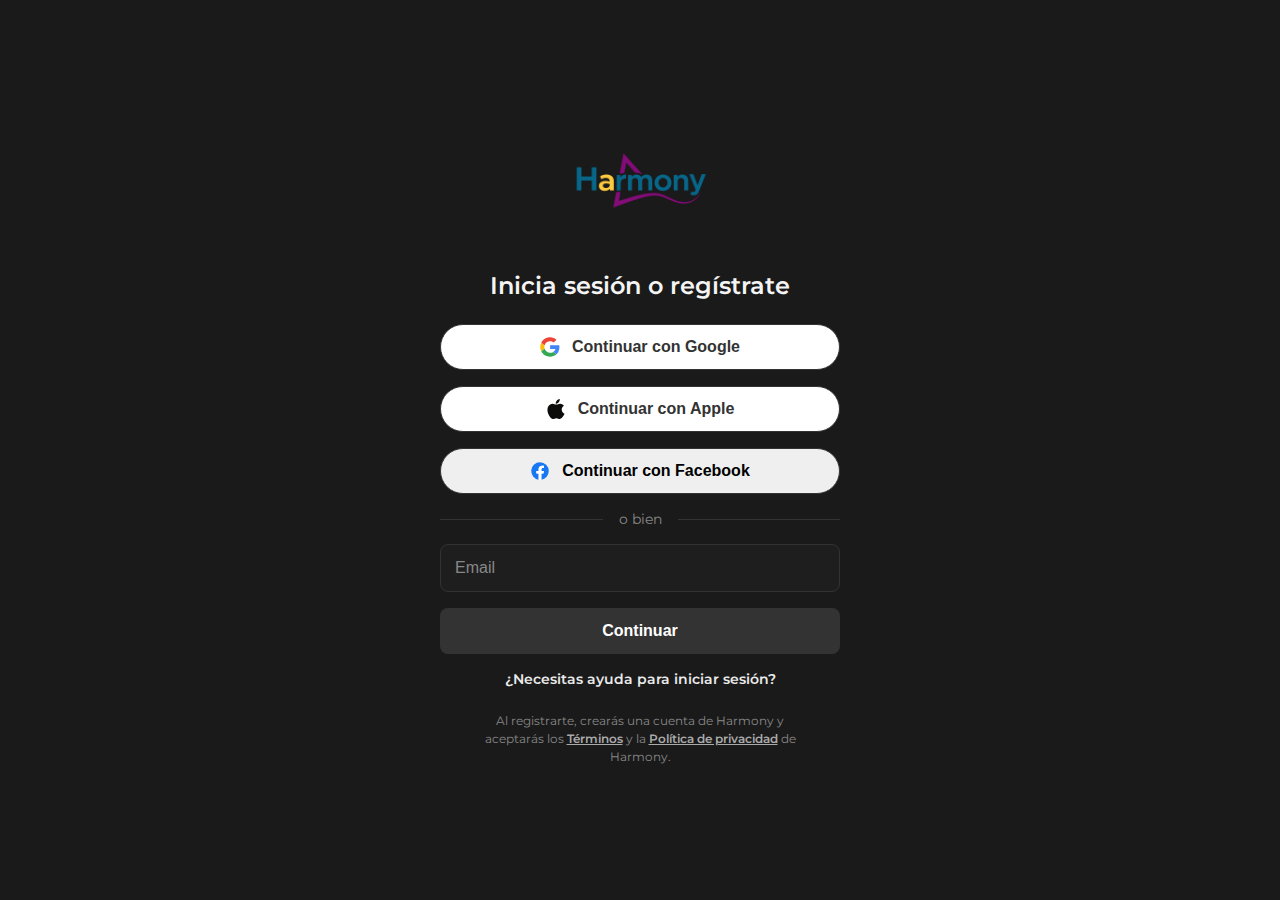
<file: login.html>
<!DOCTYPE html>
<html lang="es">
<head>
    <meta charset="UTF-8">
    <meta name="viewport" content="width=device-width, initial-scale=1.0">
    <title>Login | Harmony</title>
    <link rel="preconnect" href="https://fonts.googleapis.com">
    <link rel="preconnect" href="https://fonts.gstatic.com" crossorigin>
    <link href="https://fonts.googleapis.com/css2?family=Montserrat:wght@400;700&display=swap" rel="stylesheet">
    <link rel="stylesheet" href="CSS/loginpage.css">
</head>
<body>
    <main class="login-container">
        <div class="logo">
            <img src="img/Logo Harmony-Photoroom.png" alt="Harmony Logo" width="150">
        </div>

        <h1>Inicia sesión o regístrate</h1>

        <form class="login-form">
            <button type="button" class="social-btn google">
                <img src="img/google-color-svgrepo-com.svg" alt="Google Logo" width="20" height="20">
                Continuar con Google
            </button>
            <button type="button" class="social-btn apple">
                <img src="img/apple-color-svgrepo-com.svg" alt="Apple Logo" width="20" height="20">
                Continuar con Apple
            </button>
            <button type="button" class="social-btn facebook">
                <img src="img/facebook-svgrepo-com.svg" alt="Facebook Logo" width="20" height="20">
                Continuar con Facebook
            </button>

            <div class="separator">
                <span>o bien</span>
            </div>

            <div class="input-group">
                <label for="email" class="sr-only">Email</label>
                <input type="email" id="email" name="email" placeholder="Email" required>
            </div>

            <button type="submit" class="submit-btn" formaction="https://cherished-status-809602.framer.app/">Continuar</button>

            <a href="#" class="help-link">¿Necesitas ayuda para iniciar sesión?</a>
        </form>

        <p class="legal-text">
            Al registrarte, crearás una cuenta de Harmony y aceptarás los
            <a href="#">Términos</a> y la <a href="#">Política de privacidad</a> de Harmony.
        </p>
    </main>
</body>
</html>
</file>
<file: CSS/loginpage.css>
:root {
    --color-primary: #5A1E9E;
    /* Morado */
    --color-secondary: #FDCA40;
    /* Amarillo */
    --color-text-light: #f4f4f4;
    --color-text-dark: #333;
    --color-background-dark: #1a1a1a;
    --color-background-light: #ffffff;
}

* {
    margin: 0;
    padding: 0;
    box-sizing: border-box;
}

body {
    font-family: 'Montserrat', sans-serif;
    background-color: var(--color-background-dark); /* Un negro menos puro, más agradable a la vista */
    color: var(--color-text-light);
    display: flex;
    justify-content: center;
    align-items: center;
    min-height: 100vh;
    padding: 20px;
}

/* --- Contenedor Principal del Formulario --- */
.login-container {
    max-width: 400px;
    width: 100%;
    display: flex;
    flex-direction: column;
    align-items: center;
    gap: 24px; /* Espacio entre los elementos */
}

.logo {
    margin-bottom: 16px;
}

h1 {
    font-size: 24px;
    font-weight: 600;
    color: var(--color-text-light);
}

/* --- Formulario y sus Elementos --- */
.login-form {
    width: 100%;
    display: flex;
    flex-direction: column;
    gap: 16px;
}

.social-btn {
    display: flex;
    justify-content: center;
    align-items: center;
    gap: 12px;
    width: 100%;
    padding: 12px;
    font-size: 16px;
    font-weight: 600;
    border-radius: 100px; /* Bordes completamente redondeados */
    border: 1px solid #333;
    cursor: pointer;
    transition: background-color 0.3s ease, border-color 0.3s ease;
}

.social-btn.google {
    background-color: var(--color-background-light);
    color: var(--color-text-dark);
}

.social-btn.google:hover {
    background-color: var(--color-secondary);
}

.social-btn.apple {
    background-color: var(--color-background-light);
    color: var(--color-text-dark);
}

.social-btn.apple:hover {
    background-color: var(--color-secondary);
}

/* --- Separador "o bien" --- */
.separator {
    display: flex;
    align-items: center;
    width: 100%;
    color: #888;
    font-size: 14px;
}

.separator::before,
.separator::after {
    content: '';
    flex: 1;
    height: 1px;
    background-color: #333;
}

.separator span {
    padding: 0 16px;
}

/* --- Campos de Entrada --- */
.input-group {
    width: 100%;
}

.sr-only {
    position: absolute;
    width: 1px;
    height: 1px;
    padding: 0;
    margin: -1px;
    overflow: hidden;
    clip: rect(0, 0, 0, 0);
    white-space: nowrap;
    border-width: 0;
}

input[type="email"] {
    width: 100%;
    padding: 14px;
    background-color: #1E1E1E;
    border: 1px solid #333;
    border-radius: 8px;
    color: #EAEAEA;
    font-size: 16px;
    transition: border-color 0.3s ease, box-shadow 0.3s ease;
}

input[type="email"]::placeholder {
    color: #888;
}

input[type="email"]:focus {
    outline: none;
    border-color: #820D76; /* Color morado de tu marca */
    box-shadow: 0 0 0 3px rgba(130, 13, 118, 0.3);
}

/* --- Botón de Envío y Enlaces --- */
.submit-btn {
    width: 100%;
    padding: 14px;
    font-size: 16px;
    font-weight: 600;
    color: #FFFFFF;
    background-color: #333;
    border: none;
    border-radius: 8px;
    cursor: pointer;
    transition: background-color 0.3s ease;
}

.submit-btn:hover {
    background-color: #444;
}

.help-link {
    color: #EAEAEA;
    text-decoration: none;
    font-size: 14px;
    font-weight: 600;
    text-align: center;
    transition: color 0.3s ease;
}

.help-link:hover {
    color: var(--color-text-light);
    text-decoration: underline;
}

/* --- Texto Legal --- */
.legal-text {
    font-size: 12px;
    color: #888;
    text-align: center;
    max-width: 320px;
    line-height: 1.5;
}

.legal-text a {
    color: #AAA;
    text-decoration: underline;
    font-weight: 600;
    transition: color 0.3s ease;
}

.legal-text a:hover {
    color: var(--color-text-light);
}
</file>
